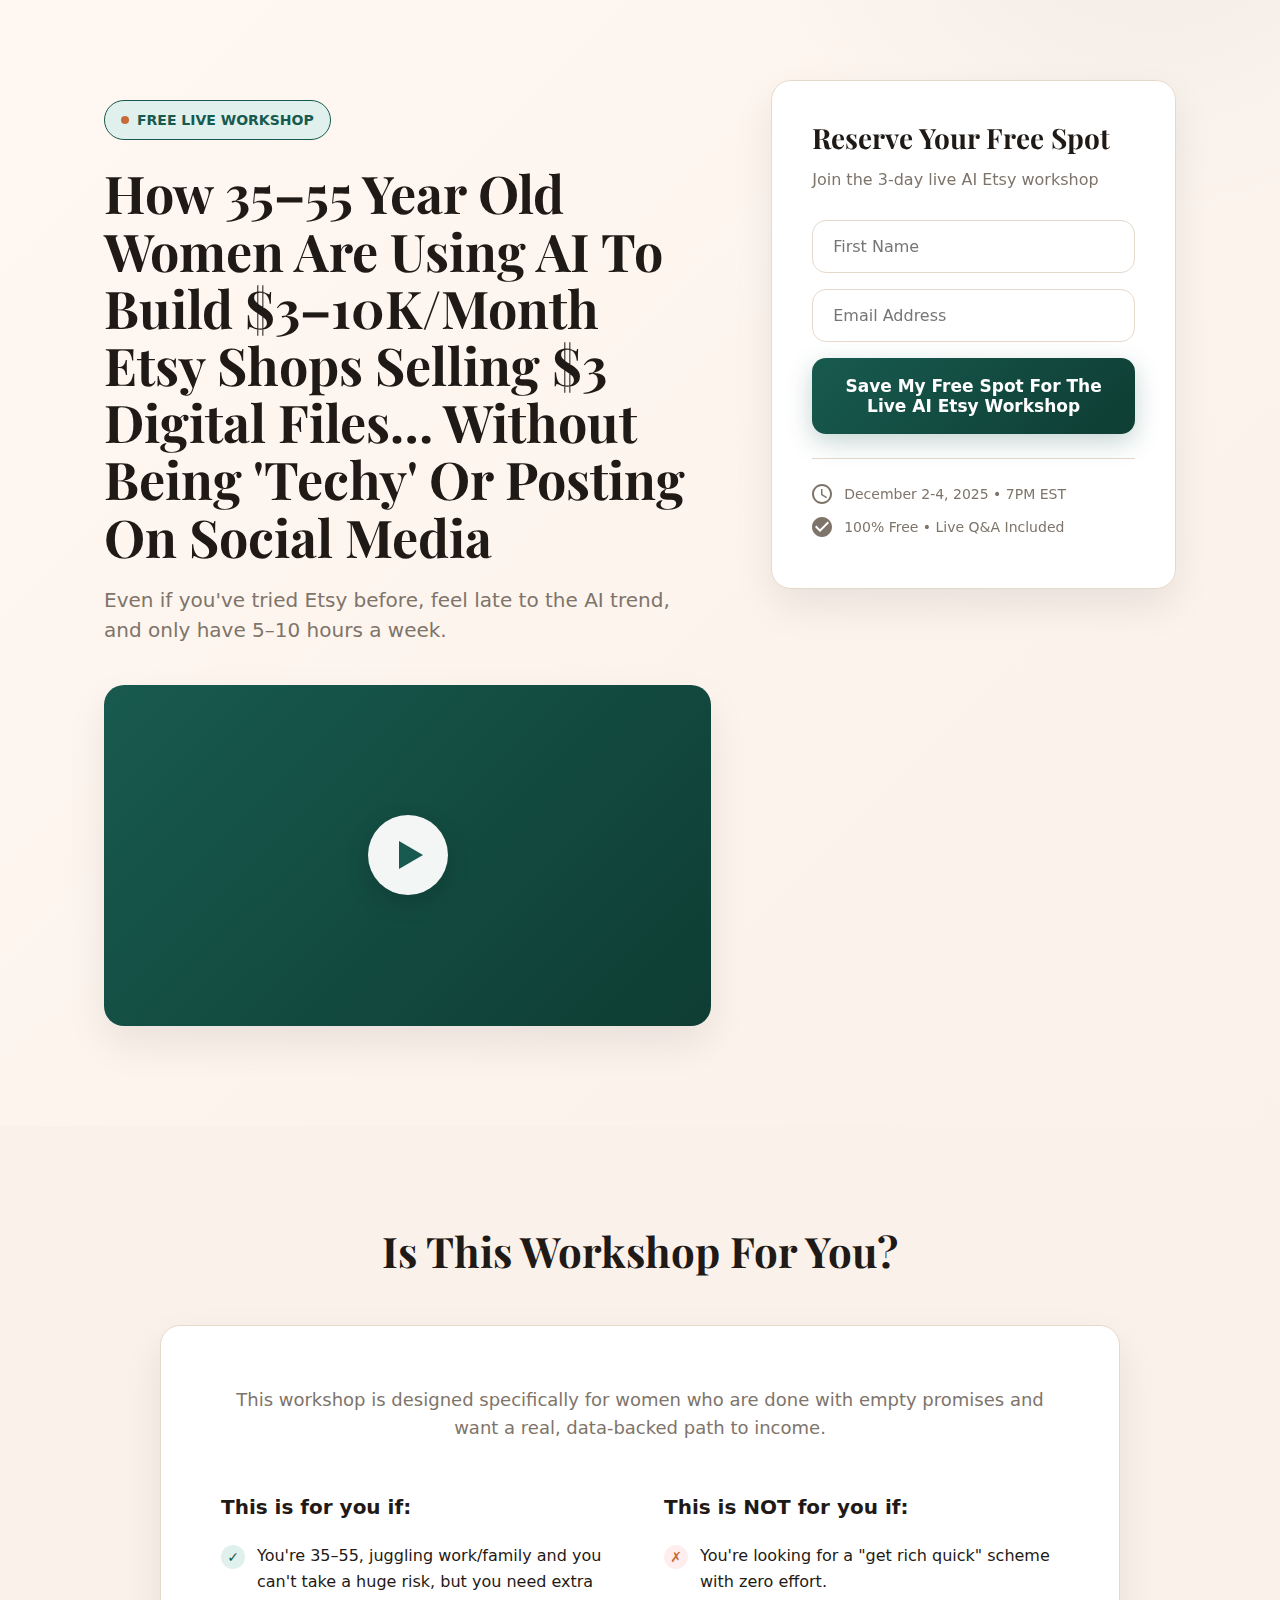
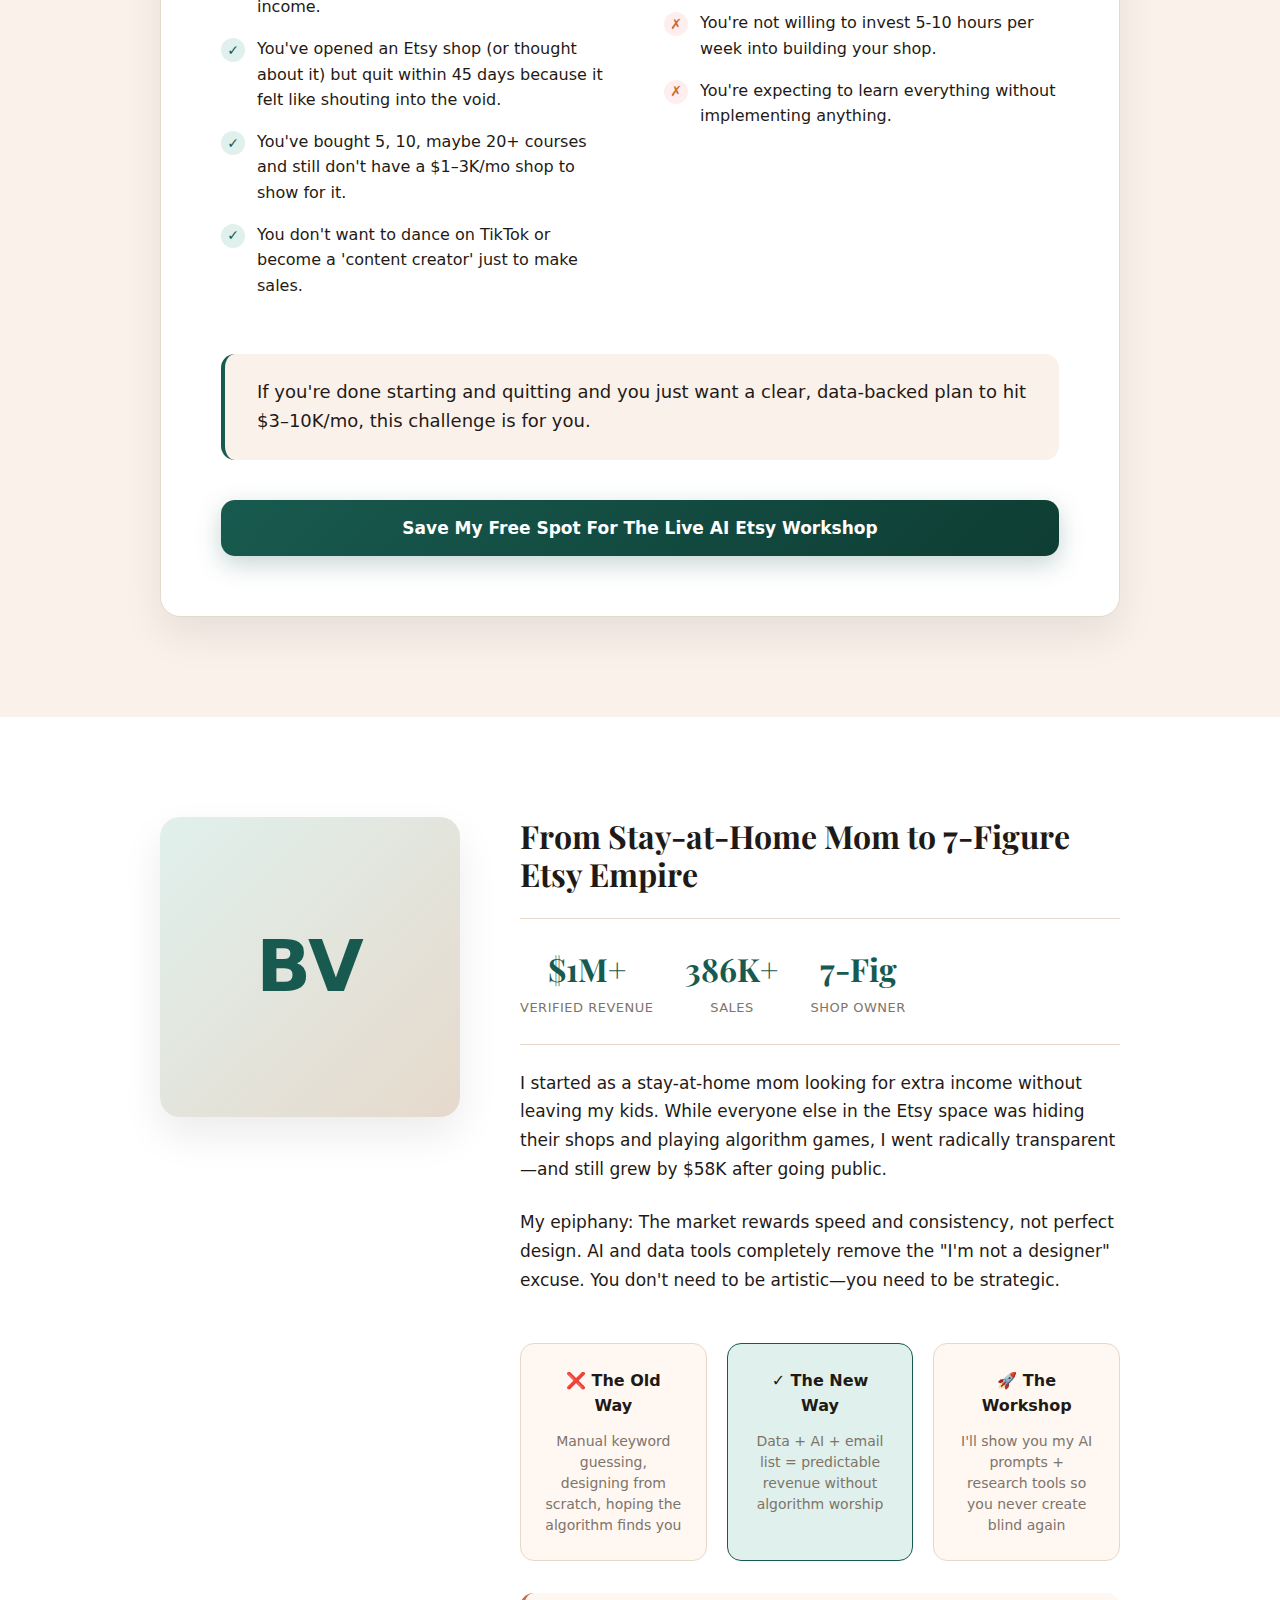
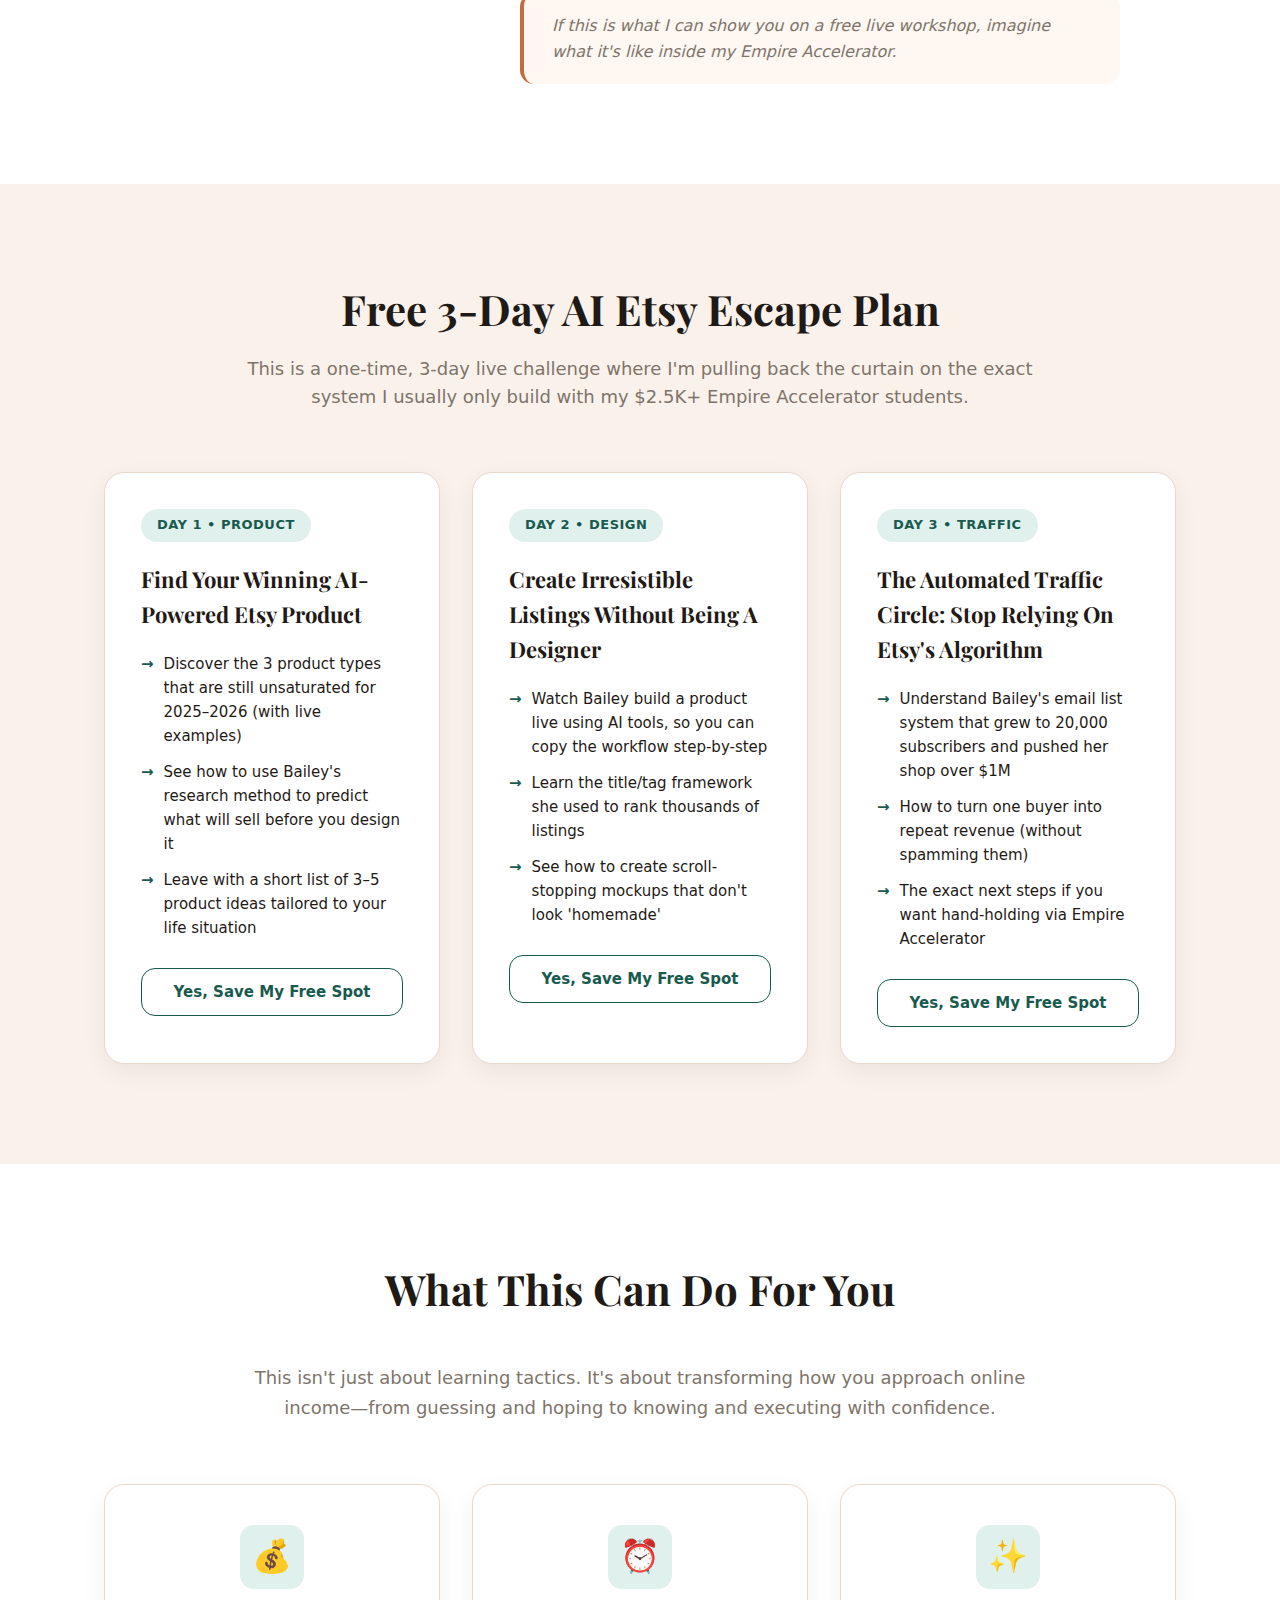
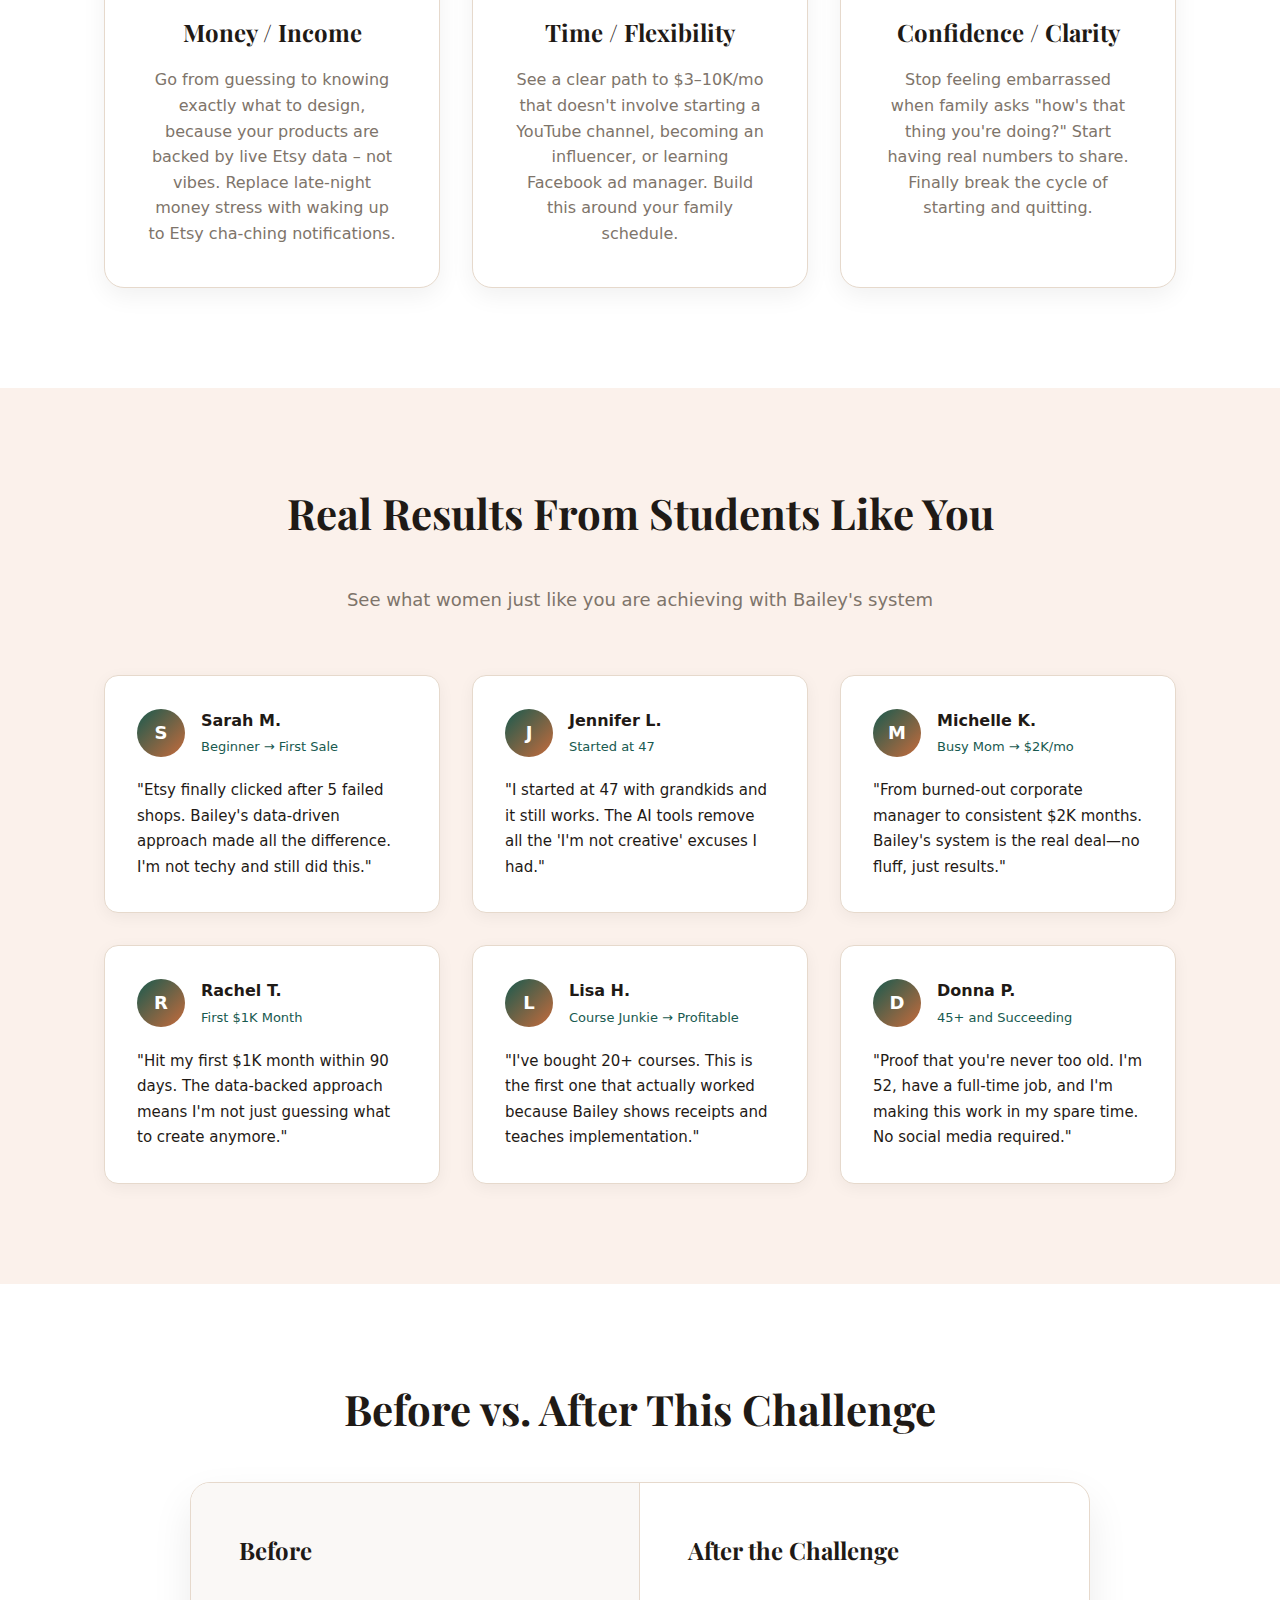
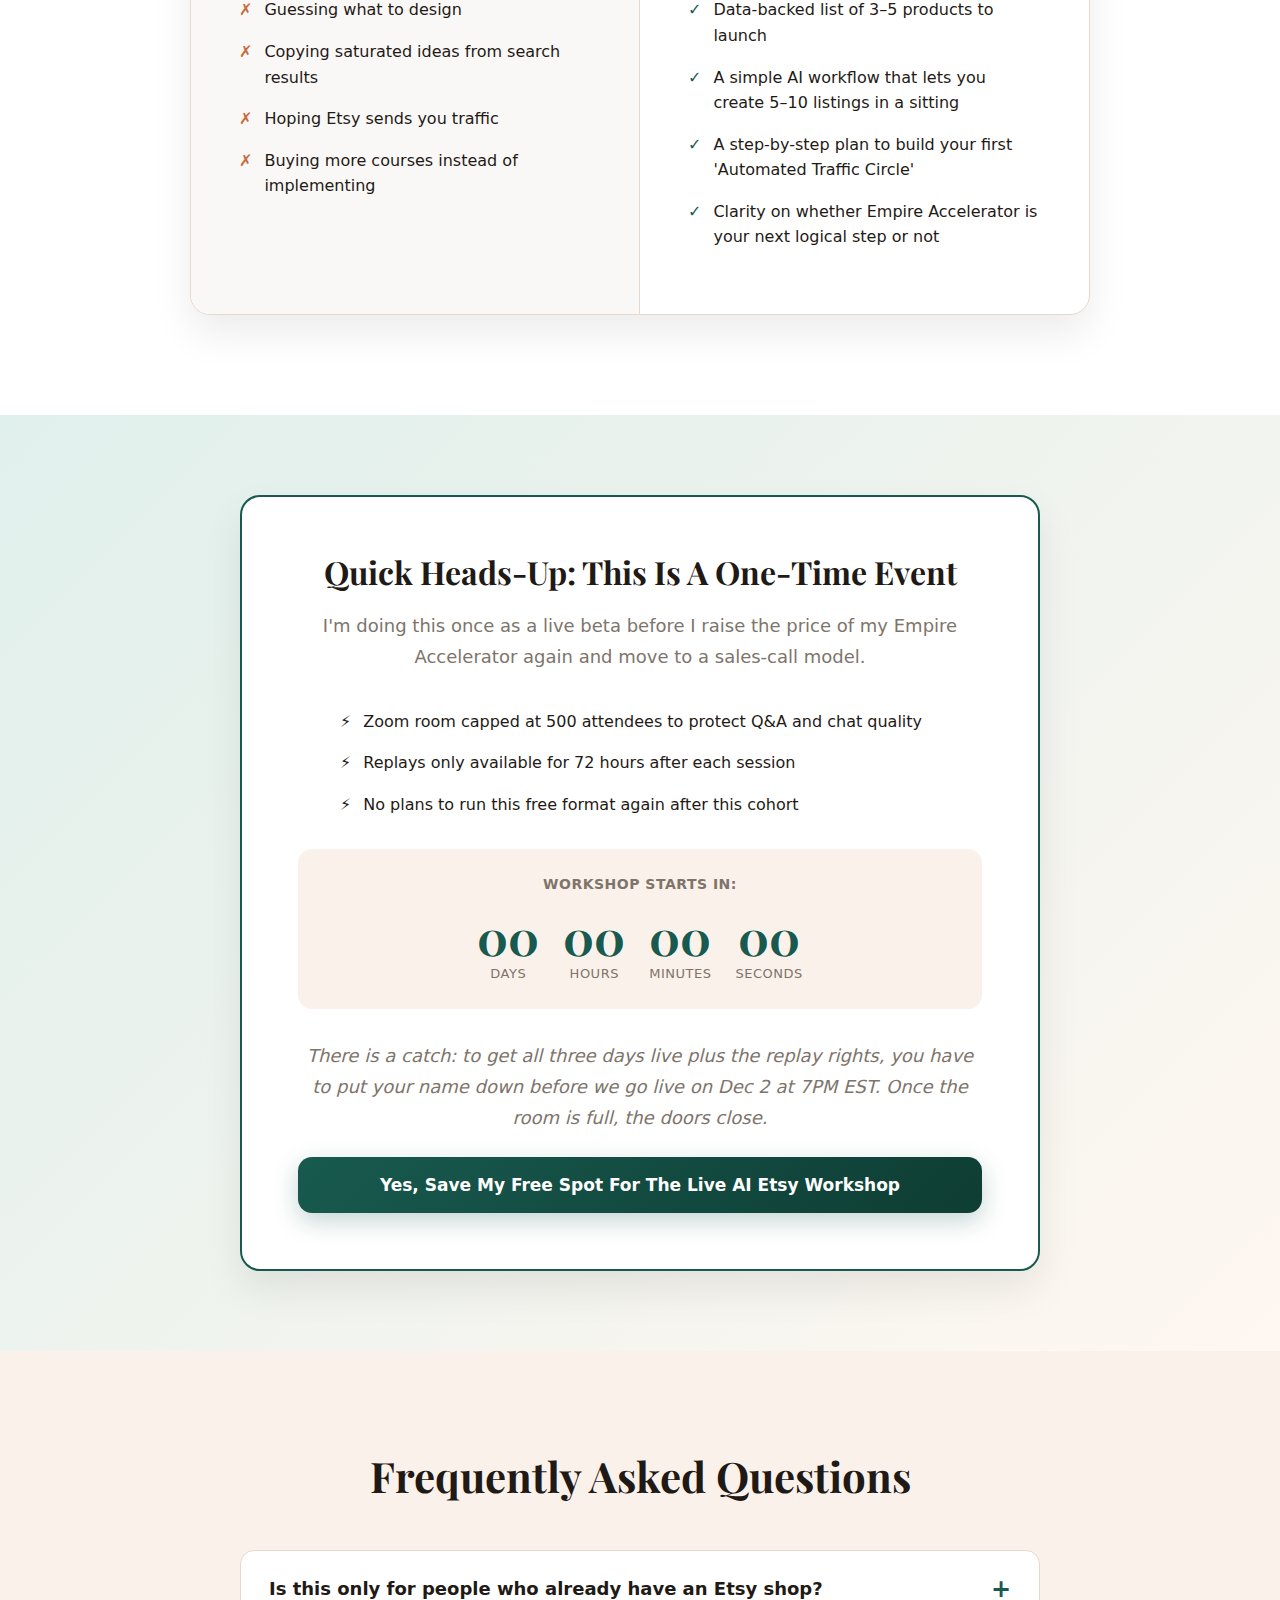
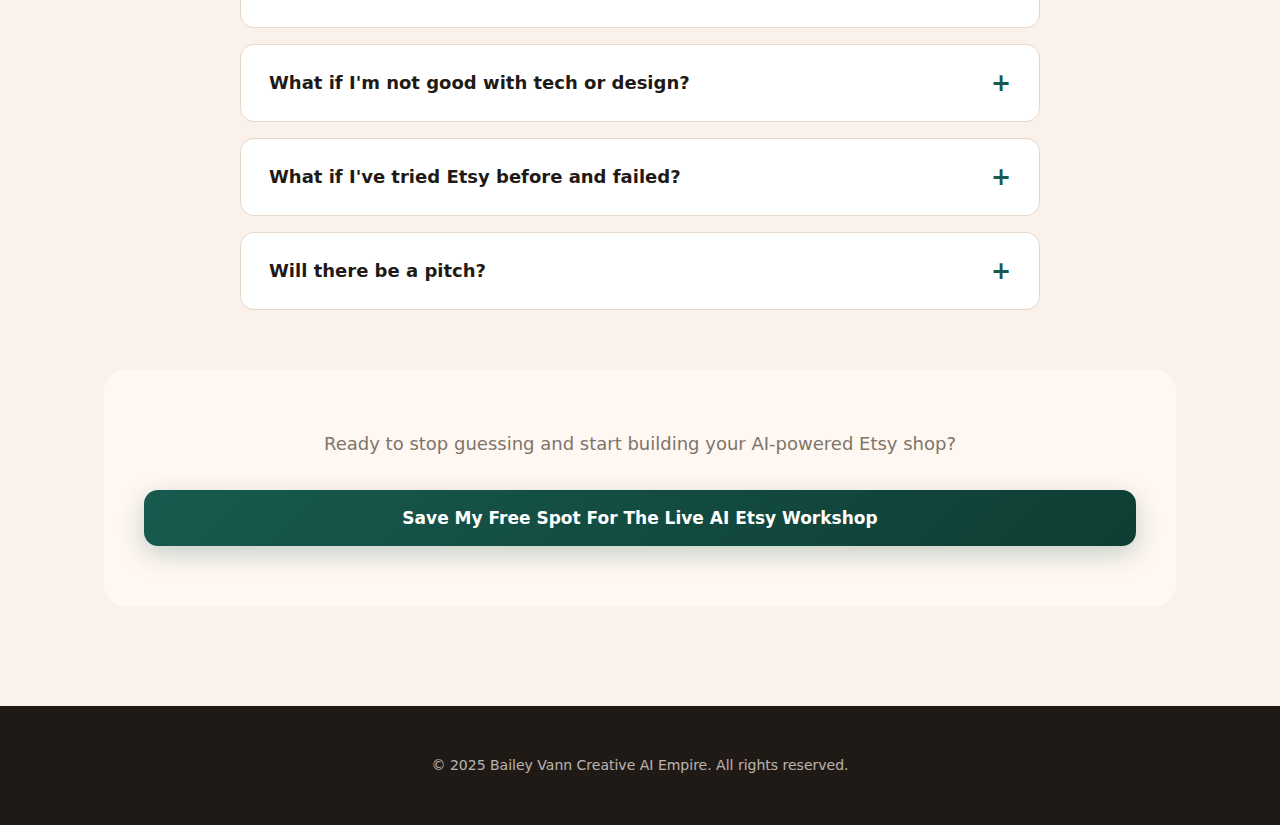
<file: index.html>
<!DOCTYPE html>
<html lang="en">
<head>
    <meta charset="UTF-8">
    <meta name="viewport" content="width=device-width, initial-scale=1.0">
    <title>Free AI Etsy Workshop - Build a $3-10K/Month Shop | Bailey Vann</title>
    <link rel="preconnect" href="https://fonts.googleapis.com">
    <link rel="preconnect" href="https://fonts.gstatic.com" crossorigin>
    <link href="https://fonts.googleapis.com/css2?family=Playfair+Display:wght@600;700&display=swap" rel="stylesheet">

<style>
:root {
  --color-bg: #FBF1EB;
  --color-bg-alt: #FFF7F1;
  --color-card: #FFFFFF;
  --color-border-subtle: #E6D9CC;
  --color-accent: #185A4F;
  --color-accent-soft: #E0F0EC;
  --color-accent-secondary: #C76B3C;
  --color-text-main: #1F1A16;
  --color-text-muted: #7E746A;
  --shadow-soft: 0 18px 40px rgba(0,0,0,0.08);
  --radius-lg: 20px;
  --radius-md: 14px;
  --radius-pill: 999px;
  --max-width: 1120px;
  --font-serif: "Playfair Display", "Georgia", serif;
  --font-sans: system-ui, -apple-system, BlinkMacSystemFont, "SF Pro Text", sans-serif;
}

* {
  margin: 0;
  padding: 0;
  box-sizing: border-box;
}

body {
  font-family: var(--font-sans);
  background: var(--color-bg);
  color: var(--color-text-main);
  line-height: 1.6;
  -webkit-font-smoothing: antialiased;
}

.container {
  max-width: var(--max-width);
  margin: 0 auto;
  padding: 0 24px;
}

h1, h2, h3 {
  font-family: var(--font-serif);
  font-weight: 700;
  line-height: 1.2;
}

/* ============================================
   HERO SECTION
   ============================================ */

.hero {
  background: linear-gradient(135deg, #FFF7F1 0%, var(--color-bg) 100%);
  padding: 80px 0 100px;
  position: relative;
  overflow: hidden;
}

.hero::before {
  content: '';
  position: absolute;
  top: -50%;
  right: -20%;
  width: 800px;
  height: 800px;
  background: radial-gradient(circle, rgba(24, 90, 79, 0.06) 0%, transparent 70%);
  border-radius: 50%;
  pointer-events: none;
}

.hero-grid {
  display: grid;
  grid-template-columns: 1.2fr 0.8fr;
  gap: 60px;
  align-items: start;
  position: relative;
  z-index: 1;
}

.hero-left {
  padding-top: 20px;
}

.badge {
  display: inline-flex;
  align-items: center;
  gap: 8px;
  padding: 8px 16px;
  background: var(--color-accent-soft);
  border: 1px solid var(--color-accent);
  border-radius: var(--radius-pill);
  font-size: 14px;
  font-weight: 600;
  color: var(--color-accent);
  margin-bottom: 24px;
}

.badge-dot {
  width: 8px;
  height: 8px;
  background: var(--color-accent-secondary);
  border-radius: 50%;
  animation: pulse 2s ease-in-out infinite;
}

@keyframes pulse {
  0%, 100% { opacity: 1; transform: scale(1); }
  50% { opacity: 0.6; transform: scale(1.2); }
}

.hero h1 {
  font-size: 52px;
  line-height: 1.1;
  margin-bottom: 20px;
  color: var(--color-text-main);
}

.hero-subhead {
  font-size: 20px;
  color: var(--color-text-muted);
  margin-bottom: 32px;
  line-height: 1.5;
}

.vsl-placeholder {
  aspect-ratio: 16 / 9;
  background: linear-gradient(135deg, var(--color-accent) 0%, #0e3d33 100%);
  border-radius: var(--radius-lg);
  display: flex;
  align-items: center;
  justify-content: center;
  margin-top: 40px;
  position: relative;
  overflow: hidden;
  box-shadow: var(--shadow-soft);
  cursor: pointer;
  transition: transform 0.3s ease;
}

.vsl-placeholder:hover {
  transform: scale(1.02);
}

.play-button {
  width: 80px;
  height: 80px;
  background: rgba(255, 255, 255, 0.95);
  border-radius: 50%;
  display: flex;
  align-items: center;
  justify-content: center;
  box-shadow: 0 8px 24px rgba(0, 0, 0, 0.15);
  transition: transform 0.3s ease;
}

.vsl-placeholder:hover .play-button {
  transform: scale(1.1);
}

.play-icon {
  width: 0;
  height: 0;
  border-left: 24px solid var(--color-accent);
  border-top: 14px solid transparent;
  border-bottom: 14px solid transparent;
  margin-left: 6px;
}

.form-card {
  background: var(--color-card);
  border: 1px solid var(--color-border-subtle);
  border-radius: var(--radius-lg);
  padding: 40px;
  box-shadow: var(--shadow-soft);
  position: sticky;
  top: 24px;
}

.form-card h3 {
  font-size: 28px;
  margin-bottom: 12px;
}

.form-card p {
  color: var(--color-text-muted);
  margin-bottom: 28px;
}

.form-group {
  margin-bottom: 16px;
}

.form-group input {
  width: 100%;
  padding: 16px 20px;
  border: 1.5px solid var(--color-border-subtle);
  border-radius: var(--radius-md);
  font-size: 16px;
  font-family: var(--font-sans);
  transition: all 0.3s ease;
  background: var(--color-card);
}

.form-group input:focus {
  outline: none;
  border-color: var(--color-accent);
  box-shadow: 0 0 0 3px var(--color-accent-soft);
}

.btn-primary {
  width: 100%;
  padding: 18px 32px;
  background: linear-gradient(135deg, var(--color-accent) 0%, #0e3d33 100%);
  color: white;
  border: none;
  border-radius: var(--radius-md);
  font-size: 17px;
  font-weight: 600;
  cursor: pointer;
  transition: all 0.3s ease;
  box-shadow: 0 8px 24px rgba(24, 90, 79, 0.25);
  font-family: var(--font-sans);
}

.btn-primary:hover {
  transform: translateY(-2px);
  box-shadow: 0 12px 32px rgba(24, 90, 79, 0.35);
}

.form-meta {
  margin-top: 24px;
  padding-top: 24px;
  border-top: 1px solid var(--color-border-subtle);
}

.meta-item {
  display: flex;
  align-items: center;
  gap: 12px;
  font-size: 14px;
  color: var(--color-text-muted);
  margin-bottom: 10px;
}

.meta-icon {
  width: 20px;
  height: 20px;
  flex-shrink: 0;
}

/* ============================================
   IS THIS FOR YOU
   ============================================ */

.section {
  padding: 100px 0;
}

.section-white {
  background: var(--color-card);
}

.section-title {
  font-size: 42px;
  text-align: center;
  margin-bottom: 48px;
}

.for-you-card {
  background: var(--color-card);
  border: 1px solid var(--color-border-subtle);
  border-radius: var(--radius-lg);
  padding: 60px;
  max-width: 960px;
  margin: 0 auto;
  box-shadow: var(--shadow-soft);
}

.for-you-intro {
  text-align: center;
  font-size: 18px;
  color: var(--color-text-muted);
  margin-bottom: 48px;
}

.for-you-grid {
  display: grid;
  grid-template-columns: 1fr 1fr;
  gap: 48px;
  margin-bottom: 40px;
}

.for-you-col h4 {
  font-size: 20px;
  margin-bottom: 20px;
  font-family: var(--font-sans);
}

.for-you-list {
  list-style: none;
}

.for-you-list li {
  display: flex;
  gap: 12px;
  align-items: flex-start;
  margin-bottom: 16px;
  line-height: 1.6;
}

.icon-check,
.icon-x {
  width: 24px;
  height: 24px;
  flex-shrink: 0;
  border-radius: 50%;
  display: flex;
  align-items: center;
  justify-content: center;
  font-weight: 700;
  font-size: 14px;
  margin-top: 2px;
}

.icon-check {
  background: var(--color-accent-soft);
  color: var(--color-accent);
}

.icon-x {
  background: #FEE;
  color: #C76B3C;
}

.commitment-box {
  background: var(--color-bg);
  border-left: 4px solid var(--color-accent);
  padding: 24px 32px;
  border-radius: var(--radius-md);
  margin-top: 40px;
  font-size: 18px;
  font-weight: 500;
  line-height: 1.6;
}

.cta-center {
  text-align: center;
  margin-top: 40px;
}

/* ============================================
   BAILEY STORY
   ============================================ */

.story-grid {
  display: grid;
  grid-template-columns: 300px 1fr;
  gap: 60px;
  align-items: start;
  max-width: 960px;
  margin: 0 auto;
}

.bailey-photo {
  width: 300px;
  height: 300px;
  border-radius: var(--radius-lg);
  background: linear-gradient(135deg, var(--color-accent-soft) 0%, var(--color-border-subtle) 100%);
  display: flex;
  align-items: center;
  justify-content: center;
  font-size: 72px;
  font-weight: 700;
  color: var(--color-accent);
  box-shadow: var(--shadow-soft);
}

.story-content h3 {
  font-size: 32px;
  margin-bottom: 24px;
}

.stats-strip {
  display: flex;
  gap: 32px;
  margin: 24px 0;
  padding: 24px 0;
  border-top: 1px solid var(--color-border-subtle);
  border-bottom: 1px solid var(--color-border-subtle);
}

.stat-item {
  text-align: center;
}

.stat-number {
  font-size: 32px;
  font-family: var(--font-serif);
  font-weight: 700;
  color: var(--color-accent);
  display: block;
}

.stat-label {
  font-size: 13px;
  color: var(--color-text-muted);
  text-transform: uppercase;
  letter-spacing: 0.5px;
}

.story-text {
  font-size: 17px;
  line-height: 1.7;
  color: var(--color-text-main);
  margin: 24px 0;
}

.paradigm-compare {
  display: grid;
  grid-template-columns: 1fr 1fr 1fr;
  gap: 20px;
  margin-top: 48px;
}

.paradigm-card {
  background: var(--color-bg-alt);
  border: 1px solid var(--color-border-subtle);
  border-radius: var(--radius-md);
  padding: 24px;
  text-align: center;
}

.paradigm-card.highlight {
  background: var(--color-accent-soft);
  border-color: var(--color-accent);
}

.paradigm-card h5 {
  font-size: 16px;
  margin-bottom: 12px;
  font-family: var(--font-sans);
}

.paradigm-card p {
  font-size: 14px;
  color: var(--color-text-muted);
  line-height: 1.5;
}

.calibration {
  background: var(--color-bg-alt);
  border-left: 4px solid var(--color-accent-secondary);
  padding: 20px 28px;
  border-radius: var(--radius-md);
  margin-top: 32px;
  font-size: 16px;
  font-style: italic;
  color: var(--color-text-muted);
}

/* ============================================
   3-DAY CHALLENGE
   ============================================ */

.challenge-intro {
  text-align: center;
  max-width: 800px;
  margin: 0 auto 60px;
}

.challenge-intro h2 {
  font-size: 42px;
  margin-bottom: 20px;
}

.challenge-intro p {
  font-size: 18px;
  color: var(--color-text-muted);
  line-height: 1.6;
}

.days-grid {
  display: grid;
  grid-template-columns: repeat(3, 1fr);
  gap: 32px;
}

.day-card {
  background: var(--color-card);
  border: 1px solid var(--color-border-subtle);
  border-radius: var(--radius-lg);
  padding: 36px;
  box-shadow: 0 8px 24px rgba(0, 0, 0, 0.06);
  transition: transform 0.3s ease, box-shadow 0.3s ease;
}

.day-card:hover {
  transform: translateY(-4px);
  box-shadow: 0 16px 40px rgba(0, 0, 0, 0.1);
}

.day-label {
  display: inline-block;
  padding: 6px 16px;
  background: var(--color-accent-soft);
  color: var(--color-accent);
  border-radius: var(--radius-pill);
  font-size: 13px;
  font-weight: 600;
  text-transform: uppercase;
  letter-spacing: 0.5px;
  margin-bottom: 20px;
}

.day-card h4 {
  font-size: 22px;
  margin-bottom: 20px;
  font-family: var(--font-serif);
}

.day-card ul {
  list-style: none;
  margin-bottom: 28px;
}

.day-card li {
  display: flex;
  gap: 10px;
  align-items: flex-start;
  margin-bottom: 12px;
  font-size: 15px;
  line-height: 1.6;
}

.day-card li::before {
  content: "→";
  color: var(--color-accent);
  font-weight: 600;
  flex-shrink: 0;
}

.btn-soft {
  width: 100%;
  padding: 14px 24px;
  background: var(--color-card);
  color: var(--color-accent);
  border: 1.5px solid var(--color-accent);
  border-radius: var(--radius-md);
  font-size: 15px;
  font-weight: 600;
  cursor: pointer;
  transition: all 0.3s ease;
  font-family: var(--font-sans);
}

.btn-soft:hover {
  background: var(--color-accent-soft);
}

/* ============================================
   OUTCOMES
   ============================================ */

.outcomes-intro {
  text-align: center;
  max-width: 800px;
  margin: 0 auto 60px;
}

.outcomes-intro p {
  font-size: 18px;
  line-height: 1.7;
  color: var(--color-text-muted);
  margin-top: 20px;
}

.outcomes-grid {
  display: grid;
  grid-template-columns: repeat(3, 1fr);
  gap: 32px;
  margin-top: 48px;
}

.outcome-pillar {
  background: var(--color-card);
  border: 1px solid var(--color-border-subtle);
  border-radius: var(--radius-lg);
  padding: 40px;
  text-align: center;
  box-shadow: 0 8px 24px rgba(0, 0, 0, 0.06);
}

.outcome-icon {
  width: 64px;
  height: 64px;
  margin: 0 auto 24px;
  background: var(--color-accent-soft);
  border-radius: var(--radius-md);
  display: flex;
  align-items: center;
  justify-content: center;
  font-size: 32px;
}

.outcome-pillar h4 {
  font-size: 24px;
  margin-bottom: 16px;
  font-family: var(--font-serif);
}

.outcome-pillar p {
  font-size: 16px;
  line-height: 1.6;
  color: var(--color-text-muted);
}

/* ============================================
   SOCIAL PROOF
   ============================================ */

.proof-intro {
  text-align: center;
  margin-bottom: 60px;
}

.proof-intro p {
  font-size: 18px;
  color: var(--color-text-muted);
  margin-top: 12px;
}

.testimonials-grid {
  display: grid;
  grid-template-columns: repeat(3, 1fr);
  gap: 32px;
}

.testimonial-card {
  background: var(--color-card);
  border: 1px solid var(--color-border-subtle);
  border-radius: var(--radius-md);
  padding: 32px;
  box-shadow: 0 4px 16px rgba(0, 0, 0, 0.05);
}

.test-header {
  display: flex;
  align-items: center;
  gap: 16px;
  margin-bottom: 20px;
}

.test-avatar {
  width: 48px;
  height: 48px;
  border-radius: 50%;
  background: linear-gradient(135deg, var(--color-accent) 0%, var(--color-accent-secondary) 100%);
  display: flex;
  align-items: center;
  justify-content: center;
  color: white;
  font-weight: 700;
  font-size: 18px;
  flex-shrink: 0;
}

.test-meta h5 {
  font-size: 16px;
  font-weight: 600;
  margin-bottom: 4px;
  font-family: var(--font-sans);
}

.test-tag {
  font-size: 13px;
  color: var(--color-accent);
  font-weight: 500;
}

.testimonial-card p {
  font-size: 15px;
  line-height: 1.7;
  color: var(--color-text-main);
}

/* ============================================
   BEFORE/AFTER
   ============================================ */

.before-after-wrapper {
  max-width: 900px;
  margin: 0 auto;
}

.before-after-grid {
  display: grid;
  grid-template-columns: 1fr 1fr;
  gap: 0;
  background: var(--color-card);
  border: 1px solid var(--color-border-subtle);
  border-radius: var(--radius-lg);
  overflow: hidden;
  box-shadow: var(--shadow-soft);
}

.ba-column {
  padding: 48px;
}

.ba-column:first-child {
  background: #FAF8F6;
  border-right: 1px solid var(--color-border-subtle);
}

.ba-column h4 {
  font-size: 24px;
  margin-bottom: 28px;
  font-family: var(--font-serif);
}

.ba-column ul {
  list-style: none;
}

.ba-column li {
  display: flex;
  gap: 12px;
  align-items: flex-start;
  margin-bottom: 16px;
  font-size: 16px;
  line-height: 1.6;
}

.ba-column:first-child li::before {
  content: "✗";
  color: #C76B3C;
  font-weight: 700;
  flex-shrink: 0;
}

.ba-column:last-child li::before {
  content: "✓";
  color: var(--color-accent);
  font-weight: 700;
  flex-shrink: 0;
}

/* ============================================
   SCARCITY
   ============================================ */

.scarcity-band {
  background: linear-gradient(135deg, var(--color-accent-soft) 0%, #FFF7F1 100%);
  padding: 80px 0;
}

.scarcity-card {
  background: var(--color-card);
  border: 2px solid var(--color-accent);
  border-radius: var(--radius-lg);
  padding: 56px;
  max-width: 800px;
  margin: 0 auto;
  text-align: center;
  box-shadow: var(--shadow-soft);
}

.scarcity-card h3 {
  font-size: 32px;
  margin-bottom: 20px;
}

.scarcity-card > p {
  font-size: 18px;
  color: var(--color-text-muted);
  line-height: 1.7;
  margin-bottom: 36px;
}

.scarcity-list {
  list-style: none;
  text-align: left;
  max-width: 600px;
  margin: 32px auto;
}

.scarcity-list li {
  display: flex;
  gap: 12px;
  align-items: flex-start;
  margin-bottom: 16px;
  font-size: 16px;
  line-height: 1.6;
}

.scarcity-list li::before {
  content: "⚡";
  flex-shrink: 0;
}

.countdown-wrapper {
  background: var(--color-bg);
  border-radius: var(--radius-md);
  padding: 24px;
  margin: 32px 0;
}

.countdown-label {
  font-size: 14px;
  font-weight: 600;
  text-transform: uppercase;
  letter-spacing: 0.5px;
  color: var(--color-text-muted);
  margin-bottom: 16px;
}

.countdown {
  display: flex;
  justify-content: center;
  gap: 24px;
}

.countdown-unit {
  text-align: center;
}

.countdown-number {
  display: block;
  font-size: 48px;
  font-family: var(--font-serif);
  font-weight: 700;
  color: var(--color-accent);
  line-height: 1;
}

.countdown-text {
  font-size: 13px;
  text-transform: uppercase;
  letter-spacing: 0.5px;
  color: var(--color-text-muted);
  margin-top: 8px;
}

/* ============================================
   FAQ
   ============================================ */

.faq-wrapper {
  max-width: 800px;
  margin: 0 auto;
}

.faq-item {
  background: var(--color-card);
  border: 1px solid var(--color-border-subtle);
  border-radius: var(--radius-md);
  margin-bottom: 16px;
  overflow: hidden;
}

.faq-question {
  width: 100%;
  padding: 24px 28px;
  background: transparent;
  border: none;
  font-size: 18px;
  font-weight: 600;
  text-align: left;
  cursor: pointer;
  display: flex;
  justify-content: space-between;
  align-items: center;
  font-family: var(--font-sans);
  color: var(--color-text-main);
  transition: background 0.3s ease;
}

.faq-question:hover {
  background: var(--color-bg-alt);
}

.faq-icon {
  font-size: 24px;
  color: var(--color-accent);
  transition: transform 0.3s ease;
}

.faq-item.active .faq-icon {
  transform: rotate(45deg);
}

.faq-answer {
  max-height: 0;
  overflow: hidden;
  transition: max-height 0.3s ease, padding 0.3s ease;
}

.faq-item.active .faq-answer {
  max-height: 500px;
  padding: 0 28px 28px;
}

.faq-answer p {
  font-size: 16px;
  line-height: 1.7;
  color: var(--color-text-muted);
}

.final-cta {
  text-align: center;
  margin-top: 60px;
  padding: 60px 40px;
  background: var(--color-bg-alt);
  border-radius: var(--radius-lg);
}

.final-cta p {
  font-size: 18px;
  color: var(--color-text-muted);
  margin-bottom: 32px;
}

/* ============================================
   FOOTER
   ============================================ */

footer {
  background: var(--color-text-main);
  color: var(--color-bg);
  padding: 48px 0;
  text-align: center;
}

footer p {
  font-size: 14px;
  opacity: 0.7;
}

/* ============================================
   RESPONSIVE
   ============================================ */

@media (max-width: 968px) {
  .hero-grid {
    grid-template-columns: 1fr;
    gap: 48px;
  }

  .form-card {
    position: relative;
    top: 0;
  }

  .hero h1 {
    font-size: 40px;
  }

  .story-grid {
    grid-template-columns: 1fr;
    text-align: center;
  }

  .bailey-photo {
    margin: 0 auto 32px;
  }

  .stats-strip {
    justify-content: center;
  }

  .paradigm-compare {
    grid-template-columns: 1fr;
  }

  .days-grid,
  .outcomes-grid,
  .testimonials-grid {
    grid-template-columns: 1fr;
  }

  .before-after-grid {
    grid-template-columns: 1fr;
  }

  .ba-column:first-child {
    border-right: none;
    border-bottom: 1px solid var(--color-border-subtle);
  }

  .for-you-grid {
    grid-template-columns: 1fr;
    gap: 32px;
  }
}

@media (max-width: 640px) {
  .hero h1 {
    font-size: 32px;
  }

  .section-title {
    font-size: 32px;
  }

  .for-you-card,
  .scarcity-card {
    padding: 32px 24px;
  }

  .form-card {
    padding: 28px 20px;
  }

  .countdown {
    gap: 16px;
  }

  .countdown-number {
    font-size: 36px;
  }
}
</style>
</head>
<body>

<!-- SECTION 1: HERO -->
<section class="hero">
  <div class="container">
    <div class="hero-grid">
      <div class="hero-left">
        <div class="badge">
          <span class="badge-dot"></span>
          <span>FREE LIVE WORKSHOP</span>
        </div>

        <h1>How 35–55 Year Old Women Are Using AI To Build $3–10K/Month Etsy Shops Selling $3 Digital Files… Without Being 'Techy' Or Posting On Social Media</h1>

        <p class="hero-subhead">Even if you've tried Etsy before, feel late to the AI trend, and only have 5–10 hours a week.</p>

        <div class="vsl-placeholder">
          <div class="play-button">
            <div class="play-icon"></div>
          </div>
        </div>
      </div>

      <div class="hero-right">
        <form class="form-card" action="#" method="post">
          <h3>Reserve Your Free Spot</h3>
          <p>Join the 3-day live AI Etsy workshop</p>

          <div class="form-group">
            <input type="text" name="name" placeholder="First Name" required>
          </div>

          <div class="form-group">
            <input type="email" name="email" placeholder="Email Address" required>
          </div>

          <button type="submit" class="btn-primary">Save My Free Spot For The Live AI Etsy Workshop</button>

          <div class="form-meta">
            <div class="meta-item">
              <svg class="meta-icon" fill="currentColor" viewBox="0 0 20 20">
                <path d="M10 0C4.48 0 0 4.48 0 10s4.48 10 10 10 10-4.48 10-10S15.52 0 10 0zm0 18c-4.41 0-8-3.59-8-8s3.59-8 8-8 8 3.59 8 8-3.59 8-8 8zm.5-13H9v6l5.25 3.15.75-1.23-4.5-2.67z"/>
              </svg>
              <span>December 2-4, 2025 • 7PM EST</span>
            </div>
            <div class="meta-item">
              <svg class="meta-icon" fill="currentColor" viewBox="0 0 20 20">
                <path d="M10 0C4.48 0 0 4.48 0 10s4.48 10 10 10 10-4.48 10-10S15.52 0 10 0zm-2 15l-5-5 1.41-1.41L8 12.17l7.59-7.59L17 6l-9 9z"/>
              </svg>
              <span>100% Free • Live Q&A Included</span>
            </div>
          </div>
        </form>
      </div>
    </div>
  </div>
</section>

<!-- SECTION 2: IS THIS FOR YOU? -->
<section class="section">
  <div class="container">
    <h2 class="section-title">Is This Workshop For You?</h2>

    <div class="for-you-card">
      <p class="for-you-intro">This workshop is designed specifically for women who are done with empty promises and want a real, data-backed path to income.</p>

      <div class="for-you-grid">
        <div class="for-you-col">
          <h4>This is for you if:</h4>
          <ul class="for-you-list">
            <li><span class="icon-check">✓</span><span>You're 35–55, juggling work/family and you can't take a huge risk, but you need extra income.</span></li>
            <li><span class="icon-check">✓</span><span>You've opened an Etsy shop (or thought about it) but quit within 45 days because it felt like shouting into the void.</span></li>
            <li><span class="icon-check">✓</span><span>You've bought 5, 10, maybe 20+ courses and still don't have a $1–3K/mo shop to show for it.</span></li>
            <li><span class="icon-check">✓</span><span>You don't want to dance on TikTok or become a 'content creator' just to make sales.</span></li>
          </ul>
        </div>

        <div class="for-you-col">
          <h4>This is NOT for you if:</h4>
          <ul class="for-you-list">
            <li><span class="icon-x">✗</span><span>You're looking for a "get rich quick" scheme with zero effort.</span></li>
            <li><span class="icon-x">✗</span><span>You're not willing to invest 5-10 hours per week into building your shop.</span></li>
            <li><span class="icon-x">✗</span><span>You're expecting to learn everything without implementing anything.</span></li>
          </ul>
        </div>
      </div>

      <div class="commitment-box">
        If you're done starting and quitting and you just want a clear, data-backed plan to hit $3–10K/mo, this challenge is for you.
      </div>

      <div class="cta-center">
        <button class="btn-primary" onclick="document.querySelector('.form-card').scrollIntoView({behavior: 'smooth'})">Save My Free Spot For The Live AI Etsy Workshop</button>
      </div>
    </div>
  </div>
</section>

<!-- SECTION 3: BAILEY STORY + PARADIGM -->
<section class="section section-white">
  <div class="container">
    <div class="story-grid">
      <div class="bailey-photo">
        BV
      </div>

      <div class="story-content">
        <h3>From Stay-at-Home Mom to 7-Figure Etsy Empire</h3>

        <div class="stats-strip">
          <div class="stat-item">
            <span class="stat-number">$1M+</span>
            <span class="stat-label">Verified Revenue</span>
          </div>
          <div class="stat-item">
            <span class="stat-number">386K+</span>
            <span class="stat-label">Sales</span>
          </div>
          <div class="stat-item">
            <span class="stat-number">7-Fig</span>
            <span class="stat-label">Shop Owner</span>
          </div>
        </div>

        <p class="story-text">I started as a stay-at-home mom looking for extra income without leaving my kids. While everyone else in the Etsy space was hiding their shops and playing algorithm games, I went radically transparent—and still grew by $58K after going public.</p>

        <p class="story-text">My epiphany: The market rewards speed and consistency, not perfect design. AI and data tools completely remove the "I'm not a designer" excuse. You don't need to be artistic—you need to be strategic.</p>

        <div class="paradigm-compare">
          <div class="paradigm-card">
            <h5>❌ The Old Way</h5>
            <p>Manual keyword guessing, designing from scratch, hoping the algorithm finds you</p>
          </div>

          <div class="paradigm-card highlight">
            <h5>✓ The New Way</h5>
            <p>Data + AI + email list = predictable revenue without algorithm worship</p>
          </div>

          <div class="paradigm-card">
            <h5>🚀 The Workshop</h5>
            <p>I'll show you my AI prompts + research tools so you never create blind again</p>
          </div>
        </div>

        <div class="calibration">
          If this is what I can show you on a free live workshop, imagine what it's like inside my Empire Accelerator.
        </div>
      </div>
    </div>
  </div>
</section>

<!-- SECTION 4: 3-DAY CHALLENGE -->
<section class="section">
  <div class="container">
    <div class="challenge-intro">
      <h2>Free 3-Day AI Etsy Escape Plan</h2>
      <p>This is a one-time, 3-day live challenge where I'm pulling back the curtain on the exact system I usually only build with my $2.5K+ Empire Accelerator students.</p>
    </div>

    <div class="days-grid">
      <div class="day-card">
        <div class="day-label">Day 1 • Product</div>
        <h4>Find Your Winning AI-Powered Etsy Product</h4>
        <ul>
          <li>Discover the 3 product types that are still unsaturated for 2025–2026 (with live examples)</li>
          <li>See how to use Bailey's research method to predict what will sell before you design it</li>
          <li>Leave with a short list of 3–5 product ideas tailored to your life situation</li>
        </ul>
        <button class="btn-soft" onclick="document.querySelector('.form-card').scrollIntoView({behavior: 'smooth'})">Yes, Save My Free Spot</button>
      </div>

      <div class="day-card">
        <div class="day-label">Day 2 • Design</div>
        <h4>Create Irresistible Listings Without Being A Designer</h4>
        <ul>
          <li>Watch Bailey build a product live using AI tools, so you can copy the workflow step-by-step</li>
          <li>Learn the title/tag framework she used to rank thousands of listings</li>
          <li>See how to create scroll-stopping mockups that don't look 'homemade'</li>
        </ul>
        <button class="btn-soft" onclick="document.querySelector('.form-card').scrollIntoView({behavior: 'smooth'})">Yes, Save My Free Spot</button>
      </div>

      <div class="day-card">
        <div class="day-label">Day 3 • Traffic</div>
        <h4>The Automated Traffic Circle: Stop Relying On Etsy's Algorithm</h4>
        <ul>
          <li>Understand Bailey's email list system that grew to 20,000 subscribers and pushed her shop over $1M</li>
          <li>How to turn one buyer into repeat revenue (without spamming them)</li>
          <li>The exact next steps if you want hand-holding via Empire Accelerator</li>
        </ul>
        <button class="btn-soft" onclick="document.querySelector('.form-card').scrollIntoView({behavior: 'smooth'})">Yes, Save My Free Spot</button>
      </div>
    </div>
  </div>
</section>

<!-- SECTION 5: OUTCOMES -->
<section class="section section-white">
  <div class="container">
    <div class="outcomes-intro">
      <h2 class="section-title">What This Can Do For You</h2>
      <p>This isn't just about learning tactics. It's about transforming how you approach online income—from guessing and hoping to knowing and executing with confidence.</p>
    </div>

    <div class="outcomes-grid">
      <div class="outcome-pillar">
        <div class="outcome-icon">💰</div>
        <h4>Money / Income</h4>
        <p>Go from guessing to knowing exactly what to design, because your products are backed by live Etsy data – not vibes. Replace late-night money stress with waking up to Etsy cha-ching notifications.</p>
      </div>

      <div class="outcome-pillar">
        <div class="outcome-icon">⏰</div>
        <h4>Time / Flexibility</h4>
        <p>See a clear path to $3–10K/mo that doesn't involve starting a YouTube channel, becoming an influencer, or learning Facebook ad manager. Build this around your family schedule.</p>
      </div>

      <div class="outcome-pillar">
        <div class="outcome-icon">✨</div>
        <h4>Confidence / Clarity</h4>
        <p>Stop feeling embarrassed when family asks "how's that thing you're doing?" Start having real numbers to share. Finally break the cycle of starting and quitting.</p>
      </div>
    </div>
  </div>
</section>

<!-- SECTION 6: SOCIAL PROOF -->
<section class="section">
  <div class="container">
    <div class="proof-intro">
      <h2 class="section-title">Real Results From Students Like You</h2>
      <p>See what women just like you are achieving with Bailey's system</p>
    </div>

    <div class="testimonials-grid">
      <div class="testimonial-card">
        <div class="test-header">
          <div class="test-avatar">S</div>
          <div class="test-meta">
            <h5>Sarah M.</h5>
            <div class="test-tag">Beginner → First Sale</div>
          </div>
        </div>
        <p>"Etsy finally clicked after 5 failed shops. Bailey's data-driven approach made all the difference. I'm not techy and still did this."</p>
      </div>

      <div class="testimonial-card">
        <div class="test-header">
          <div class="test-avatar">J</div>
          <div class="test-meta">
            <h5>Jennifer L.</h5>
            <div class="test-tag">Started at 47</div>
          </div>
        </div>
        <p>"I started at 47 with grandkids and it still works. The AI tools remove all the 'I'm not creative' excuses I had."</p>
      </div>

      <div class="testimonial-card">
        <div class="test-header">
          <div class="test-avatar">M</div>
          <div class="test-meta">
            <h5>Michelle K.</h5>
            <div class="test-tag">Busy Mom → $2K/mo</div>
          </div>
        </div>
        <p>"From burned-out corporate manager to consistent $2K months. Bailey's system is the real deal—no fluff, just results."</p>
      </div>

      <div class="testimonial-card">
        <div class="test-header">
          <div class="test-avatar">R</div>
          <div class="test-meta">
            <h5>Rachel T.</h5>
            <div class="test-tag">First $1K Month</div>
          </div>
        </div>
        <p>"Hit my first $1K month within 90 days. The data-backed approach means I'm not just guessing what to create anymore."</p>
      </div>

      <div class="testimonial-card">
        <div class="test-header">
          <div class="test-avatar">L</div>
          <div class="test-meta">
            <h5>Lisa H.</h5>
            <div class="test-tag">Course Junkie → Profitable</div>
          </div>
        </div>
        <p>"I've bought 20+ courses. This is the first one that actually worked because Bailey shows receipts and teaches implementation."</p>
      </div>

      <div class="testimonial-card">
        <div class="test-header">
          <div class="test-avatar">D</div>
          <div class="test-meta">
            <h5>Donna P.</h5>
            <div class="test-tag">45+ and Succeeding</div>
          </div>
        </div>
        <p>"Proof that you're never too old. I'm 52, have a full-time job, and I'm making this work in my spare time. No social media required."</p>
      </div>
    </div>
  </div>
</section>

<!-- SECTION 7: BEFORE/AFTER -->
<section class="section section-white">
  <div class="container">
    <h2 class="section-title">Before vs. After This Challenge</h2>

    <div class="before-after-wrapper">
      <div class="before-after-grid">
        <div class="ba-column">
          <h4>Before</h4>
          <ul>
            <li>Guessing what to design</li>
            <li>Copying saturated ideas from search results</li>
            <li>Hoping Etsy sends you traffic</li>
            <li>Buying more courses instead of implementing</li>
          </ul>
        </div>

        <div class="ba-column">
          <h4>After the Challenge</h4>
          <ul>
            <li>Data-backed list of 3–5 products to launch</li>
            <li>A simple AI workflow that lets you create 5–10 listings in a sitting</li>
            <li>A step-by-step plan to build your first 'Automated Traffic Circle'</li>
            <li>Clarity on whether Empire Accelerator is your next logical step or not</li>
          </ul>
        </div>
      </div>
    </div>
  </div>
</section>

<!-- SECTION 8: SCARCITY/URGENCY -->
<section class="scarcity-band">
  <div class="container">
    <div class="scarcity-card">
      <h3>Quick Heads-Up: This Is A One-Time Event</h3>
      <p>I'm doing this once as a live beta before I raise the price of my Empire Accelerator again and move to a sales-call model.</p>

      <ul class="scarcity-list">
        <li>Zoom room capped at 500 attendees to protect Q&A and chat quality</li>
        <li>Replays only available for 72 hours after each session</li>
        <li>No plans to run this free format again after this cohort</li>
      </ul>

      <div class="countdown-wrapper">
        <div class="countdown-label">Workshop Starts In:</div>
        <div class="countdown">
          <div class="countdown-unit">
            <span class="countdown-number" id="days">--</span>
            <span class="countdown-text">Days</span>
          </div>
          <div class="countdown-unit">
            <span class="countdown-number" id="hours">--</span>
            <span class="countdown-text">Hours</span>
          </div>
          <div class="countdown-unit">
            <span class="countdown-number" id="minutes">--</span>
            <span class="countdown-text">Minutes</span>
          </div>
          <div class="countdown-unit">
            <span class="countdown-number" id="seconds">--</span>
            <span class="countdown-text">Seconds</span>
          </div>
        </div>
      </div>

      <p style="font-style: italic; margin: 24px 0;">There is a catch: to get all three days live plus the replay rights, you have to put your name down before we go live on Dec 2 at 7PM EST. Once the room is full, the doors close.</p>

      <button class="btn-primary" onclick="document.querySelector('.form-card').scrollIntoView({behavior: 'smooth'})">Yes, Save My Free Spot For The Live AI Etsy Workshop</button>
    </div>
  </div>
</section>

<!-- SECTION 9: FAQ -->
<section class="section">
  <div class="container">
    <h2 class="section-title">Frequently Asked Questions</h2>

    <div class="faq-wrapper">
      <div class="faq-item">
        <button class="faq-question">
          <span>Is this only for people who already have an Etsy shop?</span>
          <span class="faq-icon">+</span>
        </button>
        <div class="faq-answer">
          <p>Not at all! This workshop is perfect whether you're completely new to Etsy or you've tried before and given up. I'll walk through everything from absolute scratch, including how to set up your shop properly from day one.</p>
        </div>
      </div>

      <div class="faq-item">
        <button class="faq-question">
          <span>What if I'm not good with tech or design?</span>
          <span class="faq-icon">+</span>
        </button>
        <div class="faq-answer">
          <p>That's exactly why I teach using AI tools! You don't need to be a designer or a tech expert. The AI tools I'll show you do the heavy lifting. If you can use email and browse the internet, you can do this.</p>
        </div>
      </div>

      <div class="faq-item">
        <button class="faq-question">
          <span>What if I've tried Etsy before and failed?</span>
          <span class="faq-icon">+</span>
        </button>
        <div class="faq-answer">
          <p>Most of my best students tried Etsy 2, 3, even 5 times before finding my system. The difference is the data-driven approach. You weren't failing – you just didn't have the right method. This workshop will show you exactly what was missing.</p>
        </div>
      </div>

      <div class="faq-item">
        <button class="faq-question">
          <span>Will there be a pitch?</span>
          <span class="faq-icon">+</span>
        </button>
        <div class="faq-answer">
          <p>Yes, I'll be transparent: on Day 3 I'll show you how Empire Accelerator works if you want deeper help. But the workshop will be valuable on its own even if you never join. You'll leave with actionable steps regardless.</p>
        </div>
      </div>
    </div>

    <div class="final-cta">
      <p>Ready to stop guessing and start building your AI-powered Etsy shop?</p>
      <button class="btn-primary" onclick="document.querySelector('.form-card').scrollIntoView({behavior: 'smooth'})">Save My Free Spot For The Live AI Etsy Workshop</button>
    </div>
  </div>
</section>

<footer>
  <div class="container">
    <p>&copy; 2025 Bailey Vann Creative AI Empire. All rights reserved.</p>
  </div>
</footer>

<script>
// Countdown Timer
function initCountdown() {
  const targetDate = new Date('2025-12-02T19:00:00-05:00').getTime();

  function updateCountdown() {
    const now = new Date().getTime();
    const distance = targetDate - now;

    if (distance < 0) {
      document.getElementById('days').textContent = '00';
      document.getElementById('hours').textContent = '00';
      document.getElementById('minutes').textContent = '00';
      document.getElementById('seconds').textContent = '00';
      return;
    }

    const days = Math.floor(distance / (1000 * 60 * 60 * 24));
    const hours = Math.floor((distance % (1000 * 60 * 60 * 24)) / (1000 * 60 * 60));
    const minutes = Math.floor((distance % (1000 * 60 * 60)) / (1000 * 60));
    const seconds = Math.floor((distance % (1000 * 60)) / 1000);

    document.getElementById('days').textContent = String(days).padStart(2, '0');
    document.getElementById('hours').textContent = String(hours).padStart(2, '0');
    document.getElementById('minutes').textContent = String(minutes).padStart(2, '0');
    document.getElementById('seconds').textContent = String(seconds).padStart(2, '0');
  }

  updateCountdown();
  setInterval(updateCountdown, 1000);
}

// FAQ Accordion
function initFAQ() {
  const faqItems = document.querySelectorAll('.faq-item');

  faqItems.forEach(item => {
    const question = item.querySelector('.faq-question');

    question.addEventListener('click', () => {
      const isActive = item.classList.contains('active');

      faqItems.forEach(otherItem => {
        otherItem.classList.remove('active');
      });

      if (!isActive) {
        item.classList.add('active');
      }
    });
  });
}

// Initialize
document.addEventListener('DOMContentLoaded', () => {
  initCountdown();
  initFAQ();
});
</script>

</body>
</html>
</file>
